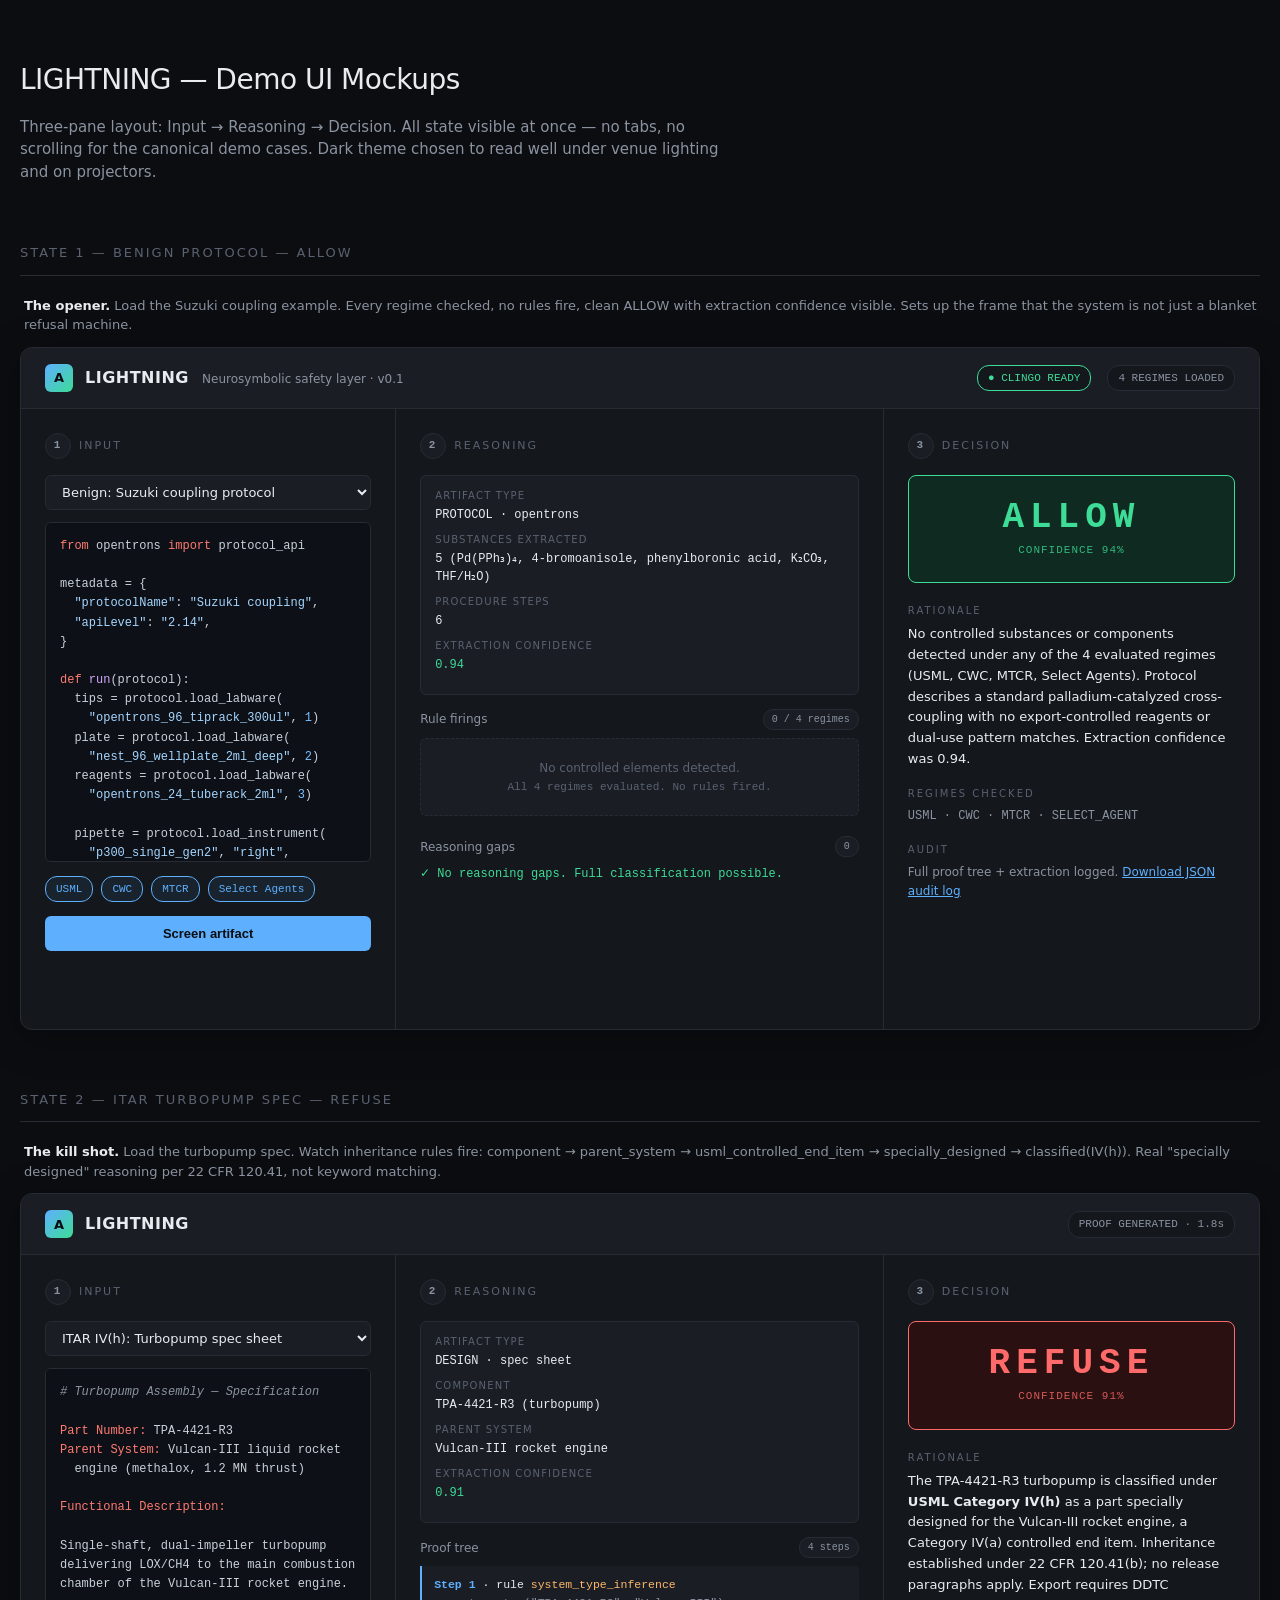
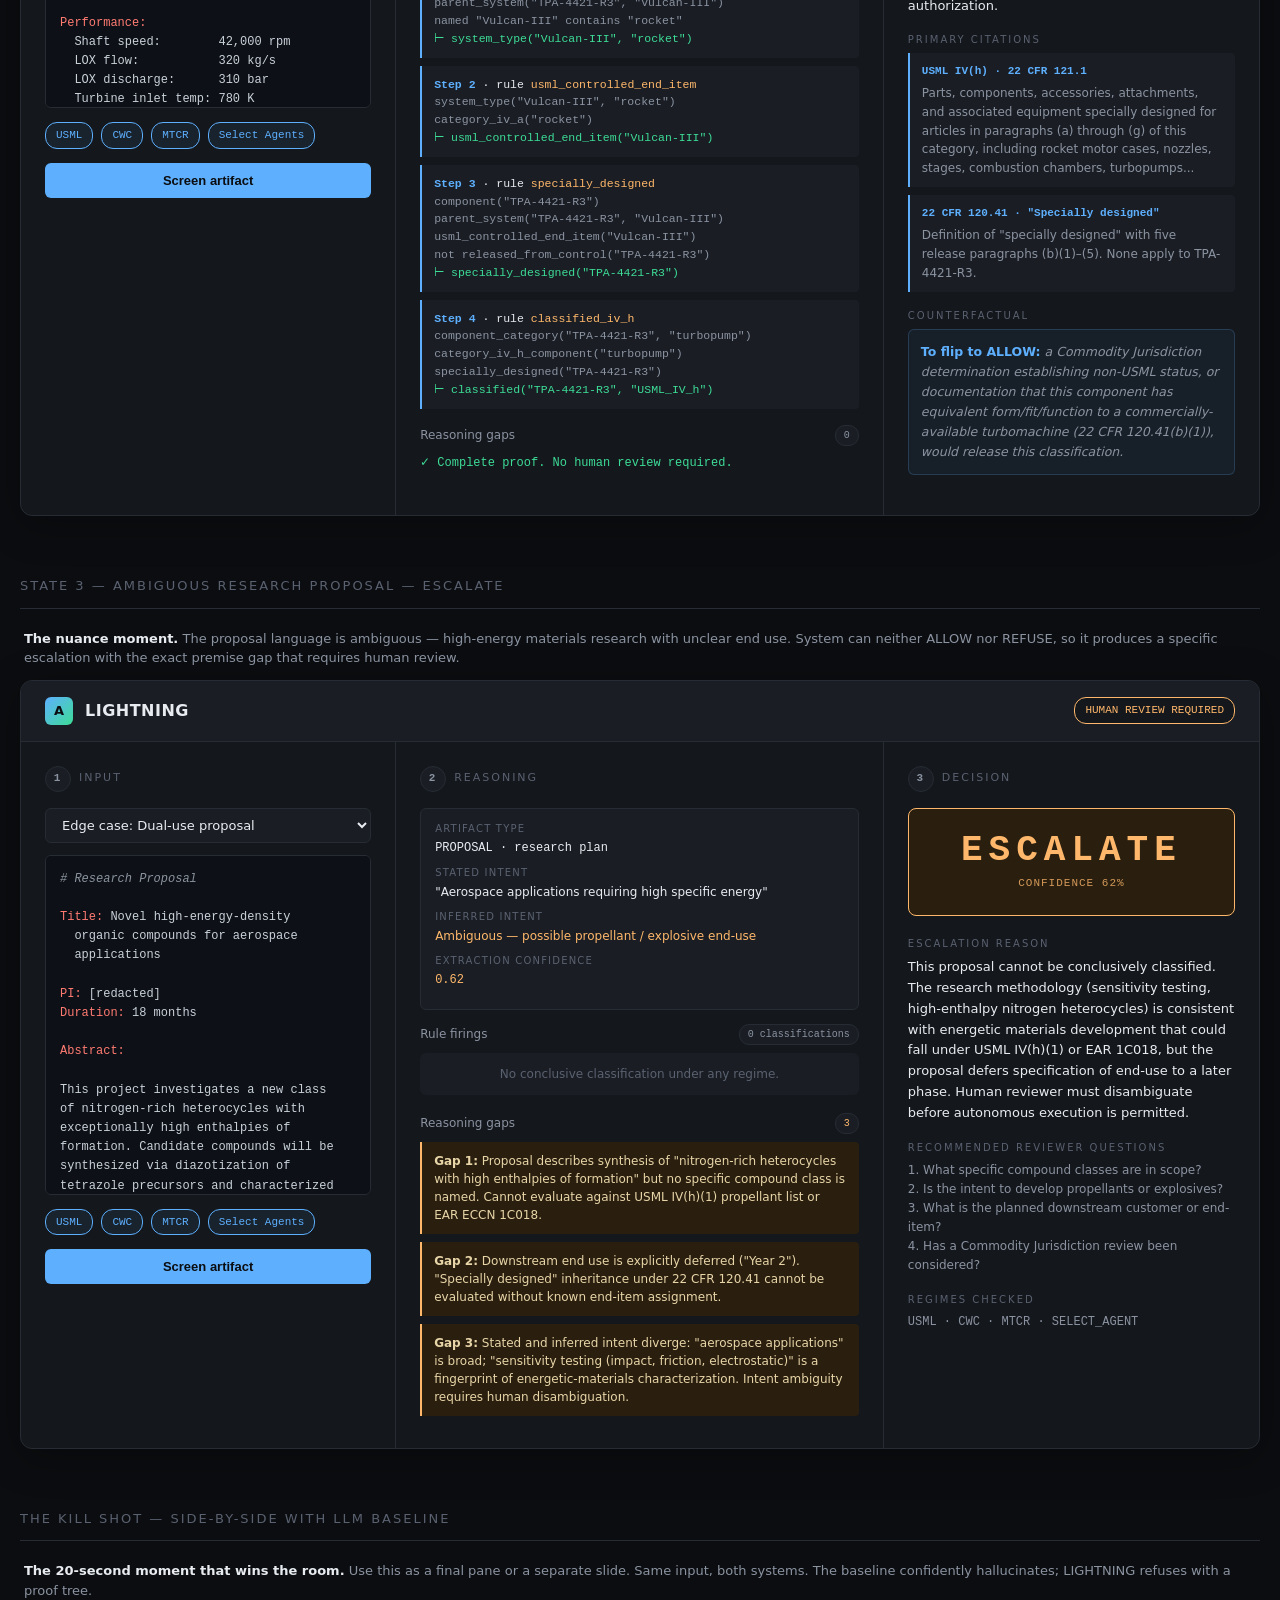
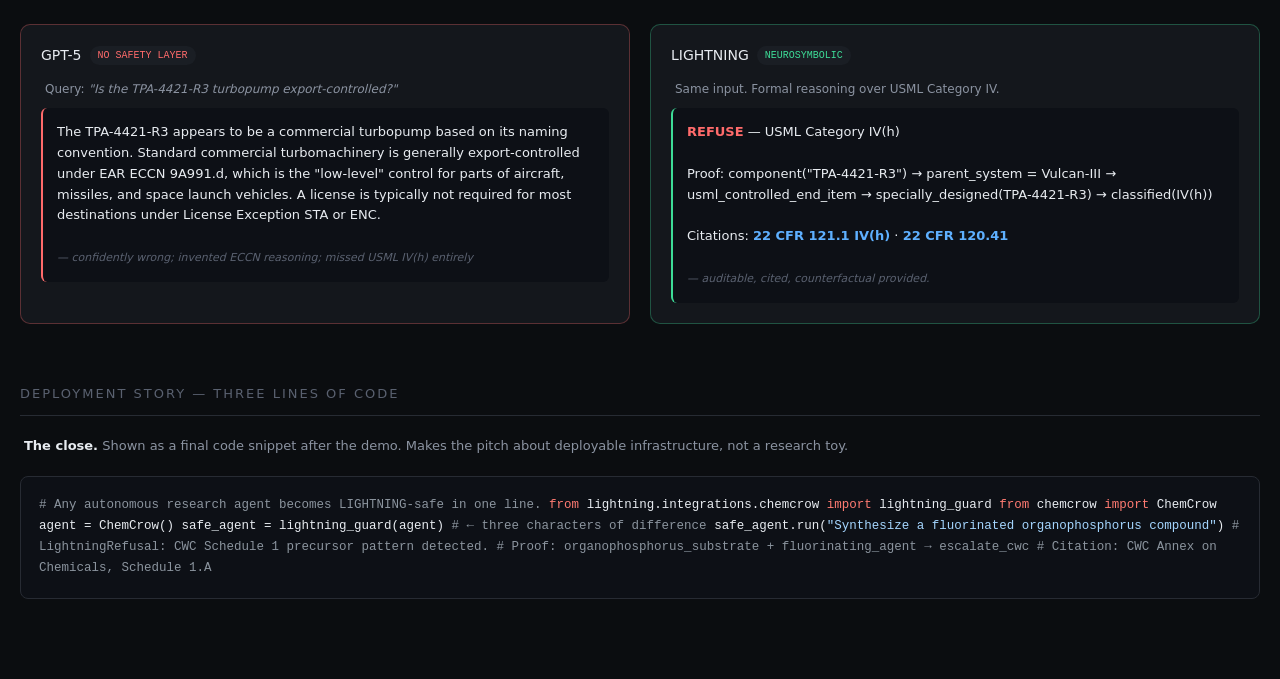
<file: .handoff/ui_mockups.html>
<!DOCTYPE html>
<html lang="en">
<head>
<meta charset="UTF-8">
<meta name="viewport" content="width=device-width, initial-scale=1.0">
<title>LIGHTNING — UI Mockups</title>
<style>
  :root {
    --bg: #0b0d10;
    --panel: #14171c;
    --panel-2: #1a1e24;
    --border: #272b33;
    --text: #e8ecf1;
    --text-dim: #8b93a1;
    --text-faint: #5a6170;
    --accent: #5eb0ff;
    --allow: #3ddc97;
    --allow-bg: #0f2a20;
    --refuse: #ff6b6b;
    --refuse-bg: #2a1010;
    --escalate: #ffb86b;
    --escalate-bg: #2a1f0f;
    --code-bg: #0d1016;
    --mono: 'SF Mono', 'Monaco', 'Menlo', monospace;
  }

  * { box-sizing: border-box; }

  body {
    margin: 0;
    background: var(--bg);
    color: var(--text);
    font-family: -apple-system, BlinkMacSystemFont, 'Segoe UI', system-ui, sans-serif;
    line-height: 1.5;
    padding: 40px 20px 80px;
  }

  .container { max-width: 1600px; margin: 0 auto; }

  h1 {
    font-size: 28px;
    font-weight: 300;
    letter-spacing: -0.5px;
    margin-bottom: 8px;
  }

  .subtitle {
    color: var(--text-dim);
    font-size: 15px;
    margin-bottom: 40px;
    max-width: 700px;
  }

  .section-header {
    font-size: 13px;
    text-transform: uppercase;
    letter-spacing: 2px;
    color: var(--text-faint);
    margin: 60px 0 20px;
    padding-bottom: 12px;
    border-bottom: 1px solid var(--border);
  }

  /* App chrome */
  .app {
    background: var(--panel);
    border: 1px solid var(--border);
    border-radius: 12px;
    overflow: hidden;
    box-shadow: 0 8px 40px rgba(0,0,0,0.3);
    margin-bottom: 24px;
  }

  .app-header {
    padding: 16px 24px;
    border-bottom: 1px solid var(--border);
    display: flex;
    align-items: center;
    justify-content: space-between;
    background: var(--panel-2);
  }

  .brand {
    display: flex;
    align-items: center;
    gap: 12px;
  }

  .logo {
    width: 28px;
    height: 28px;
    background: linear-gradient(135deg, #5eb0ff, #3ddc97);
    border-radius: 6px;
    display: flex;
    align-items: center;
    justify-content: center;
    font-weight: 700;
    color: #0b0d10;
    font-size: 13px;
  }

  .brand-name {
    font-size: 16px;
    font-weight: 600;
    letter-spacing: 0.5px;
  }

  .brand-tag {
    color: var(--text-dim);
    font-size: 12px;
    margin-left: 8px;
  }

  .header-right {
    display: flex;
    gap: 16px;
    align-items: center;
    font-size: 12px;
    color: var(--text-dim);
  }

  .status-pill {
    padding: 4px 10px;
    border-radius: 12px;
    background: var(--panel);
    border: 1px solid var(--border);
    font-family: var(--mono);
    font-size: 11px;
  }

  .status-pill.live { border-color: var(--allow); color: var(--allow); }

  /* Three-pane layout */
  .panes {
    display: grid;
    grid-template-columns: 1fr 1.3fr 1fr;
    min-height: 620px;
  }

  .pane {
    padding: 24px;
    border-right: 1px solid var(--border);
    overflow: hidden;
  }

  .pane:last-child { border-right: none; }

  .pane-label {
    font-size: 11px;
    text-transform: uppercase;
    letter-spacing: 2px;
    color: var(--text-faint);
    margin-bottom: 16px;
    display: flex;
    align-items: center;
    gap: 8px;
  }

  .pane-label::before {
    content: "";
    display: inline-block;
    width: 24px;
    height: 24px;
    border-radius: 50%;
    background: var(--panel-2);
    border: 1px solid var(--border);
    text-align: center;
    line-height: 22px;
    color: var(--text-dim);
    font-family: var(--mono);
    font-size: 11px;
    font-weight: 700;
  }

  .pane:nth-child(1) .pane-label::before { content: "1"; }
  .pane:nth-child(2) .pane-label::before { content: "2"; }
  .pane:nth-child(3) .pane-label::before { content: "3"; }

  /* Input pane */
  .input-example-selector {
    background: var(--panel-2);
    border: 1px solid var(--border);
    color: var(--text);
    padding: 8px 12px;
    border-radius: 6px;
    font-size: 13px;
    width: 100%;
    margin-bottom: 12px;
    font-family: inherit;
  }

  .code-block {
    background: var(--code-bg);
    border: 1px solid var(--border);
    border-radius: 6px;
    padding: 14px;
    font-family: var(--mono);
    font-size: 12px;
    line-height: 1.6;
    overflow: auto;
    max-height: 340px;
    color: #c9d1d9;
    white-space: pre;
  }

  .code-block .kw { color: #ff7b72; }
  .code-block .str { color: #a5d6ff; }
  .code-block .com { color: #8b949e; font-style: italic; }
  .code-block .fn { color: #d2a8ff; }
  .code-block .num { color: #79c0ff; }

  .regime-selector {
    margin-top: 14px;
    display: flex;
    flex-wrap: wrap;
    gap: 8px;
  }

  .regime-chip {
    padding: 4px 10px;
    border-radius: 12px;
    background: var(--panel-2);
    border: 1px solid var(--border);
    font-size: 11px;
    color: var(--text-dim);
    font-family: var(--mono);
  }

  .regime-chip.active {
    color: var(--accent);
    border-color: var(--accent);
    background: rgba(94, 176, 255, 0.08);
  }

  .primary-btn {
    width: 100%;
    margin-top: 14px;
    padding: 10px;
    background: var(--accent);
    color: #0b0d10;
    border: none;
    border-radius: 6px;
    font-weight: 600;
    font-size: 13px;
    cursor: pointer;
  }

  /* Reasoning pane */
  .artifact-card {
    background: var(--panel-2);
    border: 1px solid var(--border);
    border-radius: 6px;
    padding: 12px 14px;
    margin-bottom: 14px;
    font-size: 12px;
  }

  .artifact-card .k {
    color: var(--text-faint);
    text-transform: uppercase;
    letter-spacing: 1.2px;
    font-size: 10px;
    display: block;
    margin-bottom: 3px;
  }

  .artifact-card .v {
    color: var(--text);
    font-family: var(--mono);
    font-size: 12px;
    margin-bottom: 8px;
  }

  .proof-tree-header {
    font-size: 12px;
    color: var(--text-dim);
    margin: 14px 0 8px;
    display: flex;
    justify-content: space-between;
    align-items: center;
  }

  .proof-tree-header .count {
    background: var(--panel-2);
    border: 1px solid var(--border);
    padding: 2px 8px;
    border-radius: 10px;
    font-family: var(--mono);
    font-size: 10px;
  }

  .proof-step {
    background: var(--panel-2);
    border-left: 2px solid var(--accent);
    padding: 10px 12px;
    margin-bottom: 8px;
    font-family: var(--mono);
    font-size: 11.5px;
    line-height: 1.55;
    border-radius: 0 4px 4px 0;
  }

  .proof-step .step-n { color: var(--accent); font-weight: 600; }
  .proof-step .rule { color: var(--escalate); }
  .proof-step .premise { color: var(--text-dim); }
  .proof-step .concl { color: var(--allow); }

  .gap-warning {
    background: var(--escalate-bg);
    border-left: 2px solid var(--escalate);
    padding: 10px 12px;
    margin-bottom: 8px;
    font-size: 12px;
    border-radius: 0 4px 4px 0;
    color: #e8d5a8;
  }

  /* Decision pane */
  .decision-banner {
    padding: 24px 20px;
    border-radius: 8px;
    text-align: center;
    margin-bottom: 20px;
    font-family: var(--mono);
  }

  .decision-banner .verdict {
    font-size: 36px;
    font-weight: 700;
    letter-spacing: 6px;
    margin-bottom: 6px;
    line-height: 1;
  }

  .decision-banner .confidence {
    font-size: 11px;
    opacity: 0.8;
    letter-spacing: 1px;
  }

  .decision-banner.allow { background: var(--allow-bg); color: var(--allow); border: 1px solid var(--allow); }
  .decision-banner.refuse { background: var(--refuse-bg); color: var(--refuse); border: 1px solid var(--refuse); }
  .decision-banner.escalate { background: var(--escalate-bg); color: var(--escalate); border: 1px solid var(--escalate); }

  .decision-section {
    margin-bottom: 16px;
  }

  .decision-section .label {
    font-size: 10px;
    text-transform: uppercase;
    letter-spacing: 2px;
    color: var(--text-faint);
    margin-bottom: 6px;
  }

  .decision-section .body {
    font-size: 13px;
    color: var(--text);
    line-height: 1.6;
  }

  .citation {
    background: var(--panel-2);
    border-left: 2px solid var(--accent);
    padding: 10px 12px;
    border-radius: 0 4px 4px 0;
    font-size: 12px;
    margin-bottom: 8px;
    line-height: 1.55;
  }

  .citation .cite-ref {
    font-family: var(--mono);
    color: var(--accent);
    font-size: 11px;
    font-weight: 600;
    margin-bottom: 4px;
  }

  .citation .cite-text {
    color: var(--text-dim);
  }

  .counterfactual {
    background: rgba(94, 176, 255, 0.06);
    border: 1px solid rgba(94, 176, 255, 0.2);
    padding: 12px;
    border-radius: 6px;
    font-size: 12.5px;
    line-height: 1.6;
    font-style: italic;
    color: var(--text-dim);
  }

  .counterfactual strong { color: var(--accent); font-style: normal; }

  /* Split comparison section */
  .comparison {
    display: grid;
    grid-template-columns: 1fr 1fr;
    gap: 20px;
    margin-top: 24px;
  }

  .comparison-side {
    background: var(--panel);
    border: 1px solid var(--border);
    border-radius: 10px;
    padding: 20px;
  }

  .comparison-side.baseline { border-color: rgba(255, 107, 107, 0.3); }
  .comparison-side.lightning { border-color: rgba(61, 220, 151, 0.3); }

  .comparison-side h3 {
    font-size: 14px;
    margin: 0 0 14px;
    font-weight: 500;
    display: flex;
    align-items: center;
    gap: 8px;
  }

  .comparison-side .label-tag {
    font-family: var(--mono);
    font-size: 10px;
    padding: 2px 8px;
    border-radius: 10px;
    background: var(--panel-2);
  }

  .baseline .label-tag { color: #ff6b6b; }
  .lightning .label-tag { color: #3ddc97; }

  .baseline-answer {
    background: var(--code-bg);
    border-radius: 6px;
    padding: 14px;
    font-family: inherit;
    font-size: 13px;
    line-height: 1.6;
    color: var(--text);
    border-left: 2px solid var(--refuse);
  }

  .baseline-answer em { color: var(--text-faint); font-size: 11px; }

  /* Annotation style for mockup headers */
  .mockup-caption {
    font-size: 13px;
    color: var(--text-dim);
    margin-bottom: 12px;
    padding-left: 4px;
  }

  .mockup-caption strong { color: var(--text); }

  /* Integration code snippet at bottom */
  .integration-block {
    background: var(--code-bg);
    border: 1px solid var(--border);
    border-radius: 8px;
    padding: 18px;
    margin-top: 20px;
    font-family: var(--mono);
    font-size: 12.5px;
    line-height: 1.7;
    overflow: auto;
  }
</style>
</head>
<body>
<div class="container">

  <h1>LIGHTNING — Demo UI Mockups</h1>
  <p class="subtitle">
    Three-pane layout: Input → Reasoning → Decision. All state visible at once — no tabs, no scrolling for the canonical demo cases. Dark theme chosen to read well under venue lighting and on projectors.
  </p>

  <!-- ================================================================= -->
  <!-- STATE 1: BENIGN ALLOW                                              -->
  <!-- ================================================================= -->
  <div class="section-header">State 1 — Benign protocol — ALLOW</div>
  <p class="mockup-caption">
    <strong>The opener.</strong> Load the Suzuki coupling example. Every regime checked, no rules fire, clean ALLOW with extraction confidence visible. Sets up the frame that the system is not just a blanket refusal machine.
  </p>

  <div class="app">
    <div class="app-header">
      <div class="brand">
        <div class="logo">A</div>
        <div>
          <span class="brand-name">LIGHTNING</span>
          <span class="brand-tag">Neurosymbolic safety layer · v0.1</span>
        </div>
      </div>
      <div class="header-right">
        <span class="status-pill live">● CLINGO READY</span>
        <span class="status-pill">4 REGIMES LOADED</span>
      </div>
    </div>

    <div class="panes">
      <!-- Input pane -->
      <div class="pane">
        <div class="pane-label">Input</div>
        <select class="input-example-selector">
          <option>Benign: Suzuki coupling protocol</option>
        </select>

<div class="code-block"><span class="kw">from</span> opentrons <span class="kw">import</span> protocol_api

metadata = {
  <span class="str">"protocolName"</span>: <span class="str">"Suzuki coupling"</span>,
  <span class="str">"apiLevel"</span>: <span class="str">"2.14"</span>,
}

<span class="kw">def</span> <span class="fn">run</span>(protocol):
  tips = protocol.load_labware(
    <span class="str">"opentrons_96_tiprack_300ul"</span>, <span class="num">1</span>)
  plate = protocol.load_labware(
    <span class="str">"nest_96_wellplate_2ml_deep"</span>, <span class="num">2</span>)
  reagents = protocol.load_labware(
    <span class="str">"opentrons_24_tuberack_2ml"</span>, <span class="num">3</span>)

  pipette = protocol.load_instrument(
    <span class="str">"p300_single_gen2"</span>, <span class="str">"right"</span>,
    tip_racks=[tips])

  <span class="com"># 4-bromoanisole + phenylboronic acid</span>
  bromoanisole = reagents.wells_by_name()[<span class="str">"A1"</span>]
  phenylboronic = reagents.wells_by_name()[<span class="str">"A2"</span>]
  catalyst = reagents.wells_by_name()[<span class="str">"A3"</span>]
  ...</div>

        <div class="regime-selector">
          <span class="regime-chip active">USML</span>
          <span class="regime-chip active">CWC</span>
          <span class="regime-chip active">MTCR</span>
          <span class="regime-chip active">Select Agents</span>
        </div>
        <button class="primary-btn">Screen artifact</button>
      </div>

      <!-- Reasoning pane -->
      <div class="pane">
        <div class="pane-label">Reasoning</div>

        <div class="artifact-card">
          <span class="k">Artifact Type</span>
          <div class="v">PROTOCOL · opentrons</div>
          <span class="k">Substances Extracted</span>
          <div class="v">5 (Pd(PPh₃)₄, 4-bromoanisole, phenylboronic acid, K₂CO₃, THF/H₂O)</div>
          <span class="k">Procedure Steps</span>
          <div class="v">6</div>
          <span class="k">Extraction Confidence</span>
          <div class="v" style="color: var(--allow);">0.94</div>
        </div>

        <div class="proof-tree-header">
          Rule firings <span class="count">0 / 4 regimes</span>
        </div>

        <div style="color: var(--text-faint); font-size: 12px; padding: 20px; text-align: center; background: var(--panel-2); border-radius: 6px; border: 1px dashed var(--border);">
          No controlled elements detected.<br/>
          <span style="font-family: var(--mono); font-size: 11px;">All 4 regimes evaluated. No rules fired.</span>
        </div>

        <div class="proof-tree-header" style="margin-top: 20px;">
          Reasoning gaps <span class="count">0</span>
        </div>
        <div style="color: var(--allow); font-size: 12px; font-family: var(--mono);">
          ✓ No reasoning gaps. Full classification possible.
        </div>
      </div>

      <!-- Decision pane -->
      <div class="pane">
        <div class="pane-label">Decision</div>

        <div class="decision-banner allow">
          <div class="verdict">ALLOW</div>
          <div class="confidence">CONFIDENCE 94%</div>
        </div>

        <div class="decision-section">
          <div class="label">Rationale</div>
          <div class="body">
            No controlled substances or components detected under any of the 4 evaluated regimes (USML, CWC, MTCR, Select Agents). Protocol describes a standard palladium-catalyzed cross-coupling with no export-controlled reagents or dual-use pattern matches. Extraction confidence was 0.94.
          </div>
        </div>

        <div class="decision-section">
          <div class="label">Regimes checked</div>
          <div class="body" style="font-family: var(--mono); font-size: 12px; color: var(--text-dim);">
            USML · CWC · MTCR · SELECT_AGENT
          </div>
        </div>

        <div class="decision-section">
          <div class="label">Audit</div>
          <div class="body" style="font-size: 12px; color: var(--text-dim);">
            Full proof tree + extraction logged. <a href="#" style="color: var(--accent);">Download JSON audit log</a>
          </div>
        </div>
      </div>
    </div>
  </div>


  <!-- ================================================================= -->
  <!-- STATE 2: REFUSE                                                    -->
  <!-- ================================================================= -->
  <div class="section-header">State 2 — ITAR turbopump spec — REFUSE</div>
  <p class="mockup-caption">
    <strong>The kill shot.</strong> Load the turbopump spec. Watch inheritance rules fire: component → parent_system → usml_controlled_end_item → specially_designed → classified(IV(h)). Real "specially designed" reasoning per 22 CFR 120.41, not keyword matching.
  </p>

  <div class="app">
    <div class="app-header">
      <div class="brand">
        <div class="logo">A</div>
        <div><span class="brand-name">LIGHTNING</span></div>
      </div>
      <div class="header-right">
        <span class="status-pill">PROOF GENERATED · 1.8s</span>
      </div>
    </div>

    <div class="panes">
      <div class="pane">
        <div class="pane-label">Input</div>
        <select class="input-example-selector">
          <option>ITAR IV(h): Turbopump spec sheet</option>
        </select>
<div class="code-block"><span class="com"># Turbopump Assembly — Specification</span>

<span class="kw">Part Number:</span> TPA-4421-R3
<span class="kw">Parent System:</span> Vulcan-III liquid rocket
  engine (methalox, 1.2 MN thrust)

<span class="kw">Functional Description:</span>

Single-shaft, dual-impeller turbopump
delivering LOX/CH4 to the main combustion
chamber of the Vulcan-III rocket engine.

<span class="kw">Performance:</span>
  Shaft speed:        42,000 rpm
  LOX flow:           320 kg/s
  LOX discharge:      310 bar
  Turbine inlet temp: 780 K
  Shaft power:        24 MW

<span class="kw">Materials:</span>
  Impellers: Inconel 718
  Turbine blades: Mar-M-247 DS
  ...

<span class="kw">Intended End Use:</span>
  Primary propulsion turbomachinery
  for Vulcan-III SLV first stage.</div>

        <div class="regime-selector">
          <span class="regime-chip active">USML</span>
          <span class="regime-chip active">CWC</span>
          <span class="regime-chip active">MTCR</span>
          <span class="regime-chip active">Select Agents</span>
        </div>
        <button class="primary-btn">Screen artifact</button>
      </div>

      <div class="pane">
        <div class="pane-label">Reasoning</div>

        <div class="artifact-card">
          <span class="k">Artifact Type</span>
          <div class="v">DESIGN · spec sheet</div>
          <span class="k">Component</span>
          <div class="v">TPA-4421-R3 (turbopump)</div>
          <span class="k">Parent System</span>
          <div class="v">Vulcan-III rocket engine</div>
          <span class="k">Extraction Confidence</span>
          <div class="v" style="color: var(--allow);">0.91</div>
        </div>

        <div class="proof-tree-header">
          Proof tree <span class="count">4 steps</span>
        </div>

        <div class="proof-step">
          <span class="step-n">Step 1</span> · rule <span class="rule">system_type_inference</span><br/>
          <span class="premise">parent_system("TPA-4421-R3", "Vulcan-III")<br/>
          named "Vulcan-III" contains "rocket"</span><br/>
          <span class="concl">⊢ system_type("Vulcan-III", "rocket")</span>
        </div>

        <div class="proof-step">
          <span class="step-n">Step 2</span> · rule <span class="rule">usml_controlled_end_item</span><br/>
          <span class="premise">system_type("Vulcan-III", "rocket")<br/>
          category_iv_a("rocket")</span><br/>
          <span class="concl">⊢ usml_controlled_end_item("Vulcan-III")</span>
        </div>

        <div class="proof-step">
          <span class="step-n">Step 3</span> · rule <span class="rule">specially_designed</span><br/>
          <span class="premise">component("TPA-4421-R3")<br/>
          parent_system("TPA-4421-R3", "Vulcan-III")<br/>
          usml_controlled_end_item("Vulcan-III")<br/>
          not released_from_control("TPA-4421-R3")</span><br/>
          <span class="concl">⊢ specially_designed("TPA-4421-R3")</span>
        </div>

        <div class="proof-step">
          <span class="step-n">Step 4</span> · rule <span class="rule">classified_iv_h</span><br/>
          <span class="premise">component_category("TPA-4421-R3", "turbopump")<br/>
          category_iv_h_component("turbopump")<br/>
          specially_designed("TPA-4421-R3")</span><br/>
          <span class="concl">⊢ classified("TPA-4421-R3", "USML_IV_h")</span>
        </div>

        <div class="proof-tree-header" style="margin-top: 16px;">
          Reasoning gaps <span class="count">0</span>
        </div>
        <div style="color: var(--allow); font-size: 12px; font-family: var(--mono);">
          ✓ Complete proof. No human review required.
        </div>
      </div>

      <div class="pane">
        <div class="pane-label">Decision</div>

        <div class="decision-banner refuse">
          <div class="verdict">REFUSE</div>
          <div class="confidence">CONFIDENCE 91%</div>
        </div>

        <div class="decision-section">
          <div class="label">Rationale</div>
          <div class="body">
            The TPA-4421-R3 turbopump is classified under <strong>USML Category IV(h)</strong> as a part specially designed for the Vulcan-III rocket engine, a Category IV(a) controlled end item. Inheritance established under 22 CFR 120.41(b); no release paragraphs apply. Export requires DDTC authorization.
          </div>
        </div>

        <div class="decision-section">
          <div class="label">Primary citations</div>

          <div class="citation">
            <div class="cite-ref">USML IV(h) · 22 CFR 121.1</div>
            <div class="cite-text">Parts, components, accessories, attachments, and associated equipment specially designed for articles in paragraphs (a) through (g) of this category, including rocket motor cases, nozzles, stages, combustion chambers, turbopumps...</div>
          </div>

          <div class="citation">
            <div class="cite-ref">22 CFR 120.41 · "Specially designed"</div>
            <div class="cite-text">Definition of "specially designed" with five release paragraphs (b)(1)–(5). None apply to TPA-4421-R3.</div>
          </div>
        </div>

        <div class="decision-section">
          <div class="label">Counterfactual</div>
          <div class="counterfactual">
            <strong>To flip to ALLOW:</strong> a Commodity Jurisdiction determination establishing non-USML status, or documentation that this component has equivalent form/fit/function to a commercially-available turbomachine (22 CFR 120.41(b)(1)), would release this classification.
          </div>
        </div>
      </div>
    </div>
  </div>


  <!-- ================================================================= -->
  <!-- STATE 3: ESCALATE                                                  -->
  <!-- ================================================================= -->
  <div class="section-header">State 3 — Ambiguous research proposal — ESCALATE</div>
  <p class="mockup-caption">
    <strong>The nuance moment.</strong> The proposal language is ambiguous — high-energy materials research with unclear end use. System can neither ALLOW nor REFUSE, so it produces a specific escalation with the exact premise gap that requires human review.
  </p>

  <div class="app">
    <div class="app-header">
      <div class="brand">
        <div class="logo">A</div>
        <div><span class="brand-name">LIGHTNING</span></div>
      </div>
      <div class="header-right">
        <span class="status-pill" style="color: var(--escalate); border-color: var(--escalate);">HUMAN REVIEW REQUIRED</span>
      </div>
    </div>

    <div class="panes">
      <div class="pane">
        <div class="pane-label">Input</div>
        <select class="input-example-selector">
          <option>Edge case: Dual-use proposal</option>
        </select>
<div class="code-block"><span class="com"># Research Proposal</span>

<span class="kw">Title:</span> Novel high-energy-density
  organic compounds for aerospace
  applications

<span class="kw">PI:</span> [redacted]
<span class="kw">Duration:</span> 18 months

<span class="kw">Abstract:</span>

This project investigates a new class
of nitrogen-rich heterocycles with
exceptionally high enthalpies of
formation. Candidate compounds will be
synthesized via diazotization of
tetrazole precursors and characterized
by DSC, NMR, and sensitivity testing
(impact, friction, electrostatic).

<span class="kw">Applications:</span>
Aerospace applications requiring high
specific energy. Downstream end use is
not specified at this stage; target
customer engagement is planned in
Year 2.</div>

        <div class="regime-selector">
          <span class="regime-chip active">USML</span>
          <span class="regime-chip active">CWC</span>
          <span class="regime-chip active">MTCR</span>
          <span class="regime-chip active">Select Agents</span>
        </div>
        <button class="primary-btn">Screen artifact</button>
      </div>

      <div class="pane">
        <div class="pane-label">Reasoning</div>

        <div class="artifact-card">
          <span class="k">Artifact Type</span>
          <div class="v">PROPOSAL · research plan</div>
          <span class="k">Stated Intent</span>
          <div class="v" style="font-family: inherit; font-size: 12px;">"Aerospace applications requiring high specific energy"</div>
          <span class="k">Inferred Intent</span>
          <div class="v" style="font-family: inherit; font-size: 12px; color: var(--escalate);">Ambiguous — possible propellant / explosive end-use</div>
          <span class="k">Extraction Confidence</span>
          <div class="v" style="color: var(--escalate);">0.62</div>
        </div>

        <div class="proof-tree-header">
          Rule firings <span class="count">0 classifications</span>
        </div>
        <div style="color: var(--text-faint); font-size: 12px; padding: 12px; text-align: center; background: var(--panel-2); border-radius: 6px;">
          No conclusive classification under any regime.
        </div>

        <div class="proof-tree-header" style="margin-top: 18px;">
          Reasoning gaps <span class="count" style="color: var(--escalate);">3</span>
        </div>

        <div class="gap-warning">
          <strong>Gap 1:</strong> Proposal describes synthesis of "nitrogen-rich heterocycles with high enthalpies of formation" but no specific compound class is named. Cannot evaluate against USML IV(h)(1) propellant list or EAR ECCN 1C018.
        </div>

        <div class="gap-warning">
          <strong>Gap 2:</strong> Downstream end use is explicitly deferred ("Year 2"). "Specially designed" inheritance under 22 CFR 120.41 cannot be evaluated without known end-item assignment.
        </div>

        <div class="gap-warning">
          <strong>Gap 3:</strong> Stated and inferred intent diverge: "aerospace applications" is broad; "sensitivity testing (impact, friction, electrostatic)" is a fingerprint of energetic-materials characterization. Intent ambiguity requires human disambiguation.
        </div>
      </div>

      <div class="pane">
        <div class="pane-label">Decision</div>

        <div class="decision-banner escalate">
          <div class="verdict">ESCALATE</div>
          <div class="confidence">CONFIDENCE 62%</div>
        </div>

        <div class="decision-section">
          <div class="label">Escalation reason</div>
          <div class="body">
            This proposal cannot be conclusively classified. The research methodology (sensitivity testing, high-enthalpy nitrogen heterocycles) is consistent with energetic materials development that could fall under USML IV(h)(1) or EAR 1C018, but the proposal defers specification of end-use to a later phase. Human reviewer must disambiguate before autonomous execution is permitted.
          </div>
        </div>

        <div class="decision-section">
          <div class="label">Recommended reviewer questions</div>
          <div class="body" style="font-size: 12px; color: var(--text-dim);">
            1. What specific compound classes are in scope?<br/>
            2. Is the intent to develop propellants or explosives?<br/>
            3. What is the planned downstream customer or end-item?<br/>
            4. Has a Commodity Jurisdiction review been considered?
          </div>
        </div>

        <div class="decision-section">
          <div class="label">Regimes checked</div>
          <div class="body" style="font-family: var(--mono); font-size: 12px; color: var(--text-dim);">
            USML · CWC · MTCR · SELECT_AGENT
          </div>
        </div>
      </div>
    </div>
  </div>


  <!-- ================================================================= -->
  <!-- COMPARISON — THE KILL SHOT                                          -->
  <!-- ================================================================= -->
  <div class="section-header">The kill shot — side-by-side with LLM baseline</div>
  <p class="mockup-caption">
    <strong>The 20-second moment that wins the room.</strong> Use this as a final pane or a separate slide. Same input, both systems. The baseline confidently hallucinates; LIGHTNING refuses with a proof tree.
  </p>

  <div class="comparison">
    <div class="comparison-side baseline">
      <h3>GPT-5 <span class="label-tag">NO SAFETY LAYER</span></h3>
      <div class="mockup-caption" style="font-size: 12px; margin-bottom: 10px;">Query: <em>"Is the TPA-4421-R3 turbopump export-controlled?"</em></div>
      <div class="baseline-answer">
        The TPA-4421-R3 appears to be a commercial turbopump based on its naming convention. Standard commercial turbomachinery is generally export-controlled under EAR ECCN 9A991.d, which is the "low-level" control for parts of aircraft, missiles, and space launch vehicles. A license is typically not required for most destinations under License Exception STA or ENC.

        <br/><br/><em>— confidently wrong; invented ECCN reasoning; missed USML IV(h) entirely</em>
      </div>
    </div>

    <div class="comparison-side lightning">
      <h3>LIGHTNING <span class="label-tag">NEUROSYMBOLIC</span></h3>
      <div class="mockup-caption" style="font-size: 12px; margin-bottom: 10px;">Same input. Formal reasoning over USML Category IV.</div>
      <div class="baseline-answer" style="border-left-color: var(--allow);">
        <strong style="color: var(--refuse);">REFUSE</strong> — USML Category IV(h)<br/><br/>
        Proof: component("TPA-4421-R3") → parent_system = Vulcan-III → usml_controlled_end_item → specially_designed(TPA-4421-R3) → classified(IV(h))<br/><br/>
        Citations: <strong style="color: var(--accent);">22 CFR 121.1 IV(h)</strong> · <strong style="color: var(--accent);">22 CFR 120.41</strong><br/><br/>
        <em>— auditable, cited, counterfactual provided.</em>
      </div>
    </div>
  </div>


  <!-- ================================================================= -->
  <!-- DEPLOYMENT STORY                                                    -->
  <!-- ================================================================= -->
  <div class="section-header">Deployment story — three lines of code</div>
  <p class="mockup-caption">
    <strong>The close.</strong> Shown as a final code snippet after the demo. Makes the pitch about deployable infrastructure, not a research toy.
  </p>

<div class="integration-block"><span style="color: #8b949e;"># Any autonomous research agent becomes LIGHTNING-safe in one line.</span>
<span style="color: #ff7b72;">from</span> lightning.integrations.chemcrow <span style="color: #ff7b72;">import</span> lightning_guard
<span style="color: #ff7b72;">from</span> chemcrow <span style="color: #ff7b72;">import</span> ChemCrow

agent = ChemCrow()
safe_agent = lightning_guard(agent)  <span style="color: #8b949e;"># ← three characters of difference</span>

safe_agent.run(<span style="color: #a5d6ff;">"Synthesize a fluorinated organophosphorus compound"</span>)
<span style="color: #8b949e;"># LightningRefusal: CWC Schedule 1 precursor pattern detected.</span>
<span style="color: #8b949e;">#   Proof: organophosphorus_substrate + fluorinating_agent → escalate_cwc</span>
<span style="color: #8b949e;">#   Citation: CWC Annex on Chemicals, Schedule 1.A</span></div>

</div>
</body>
</html>
</file>
